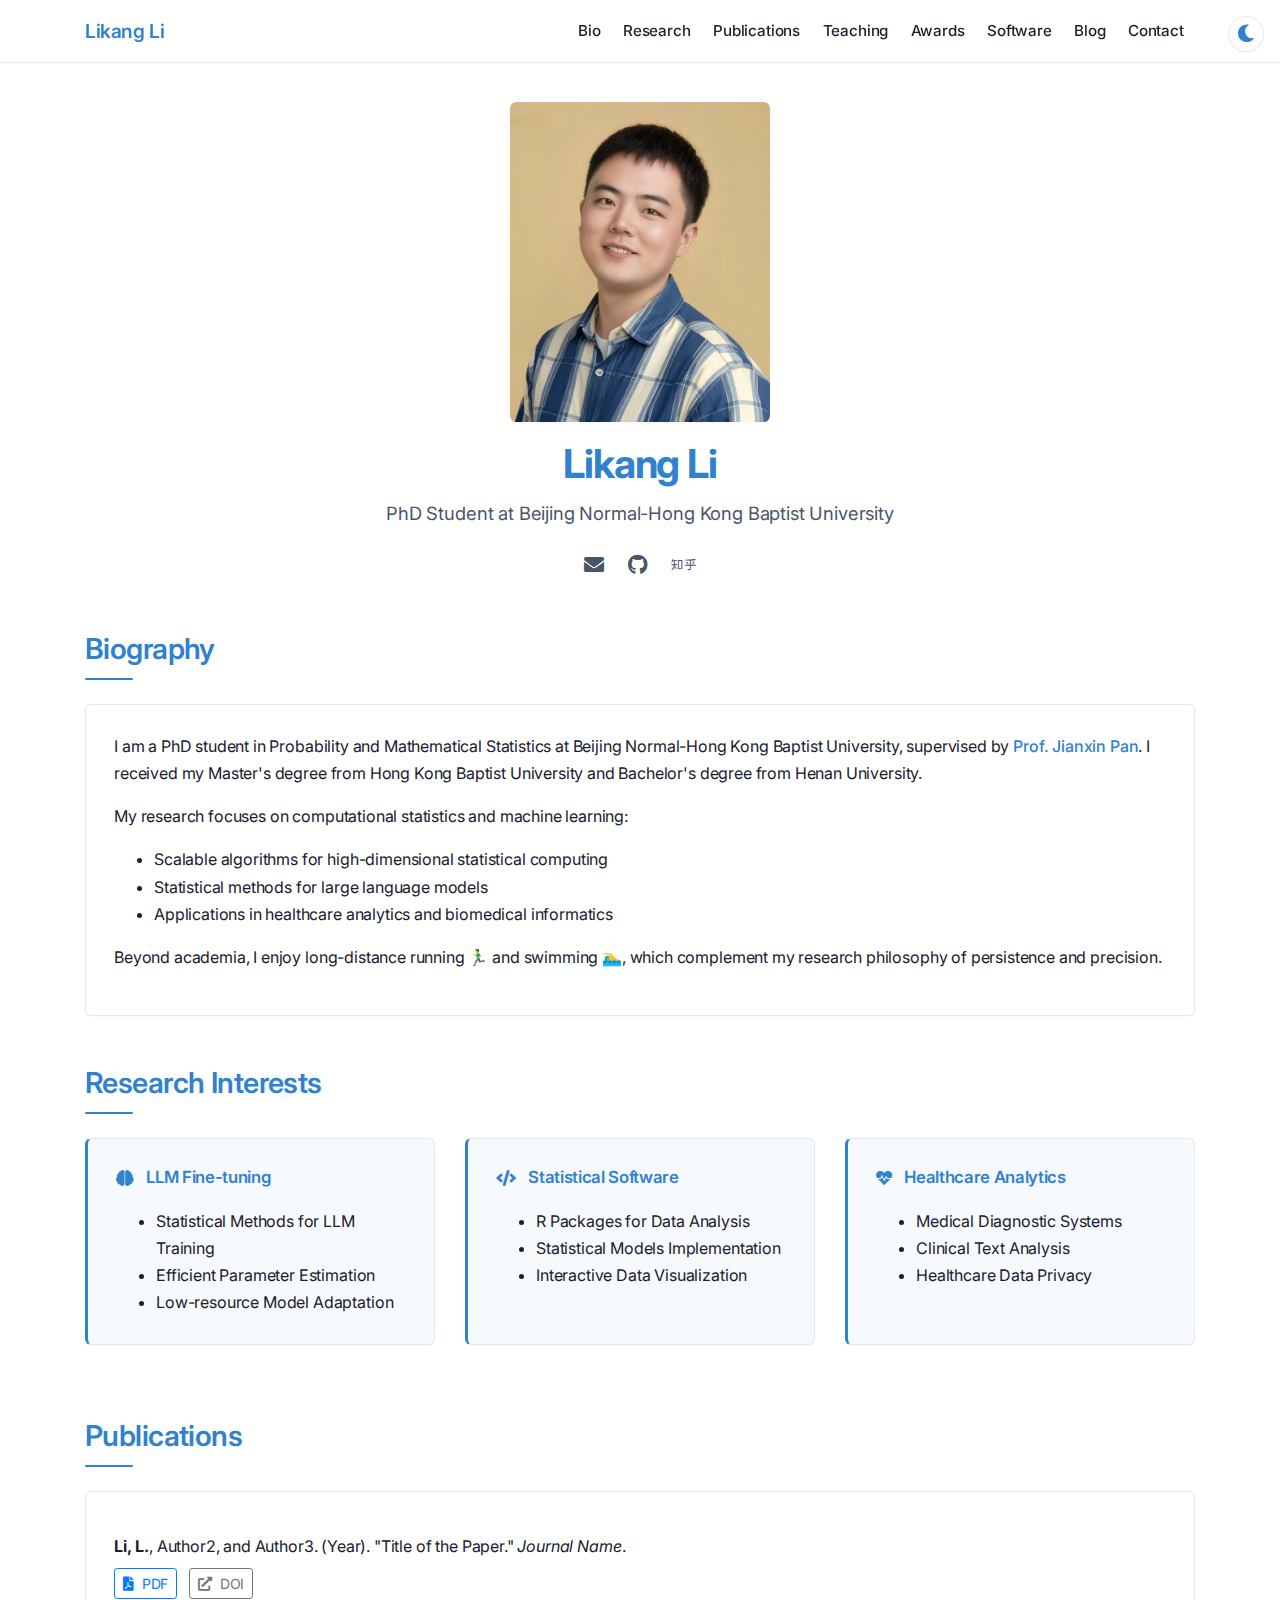
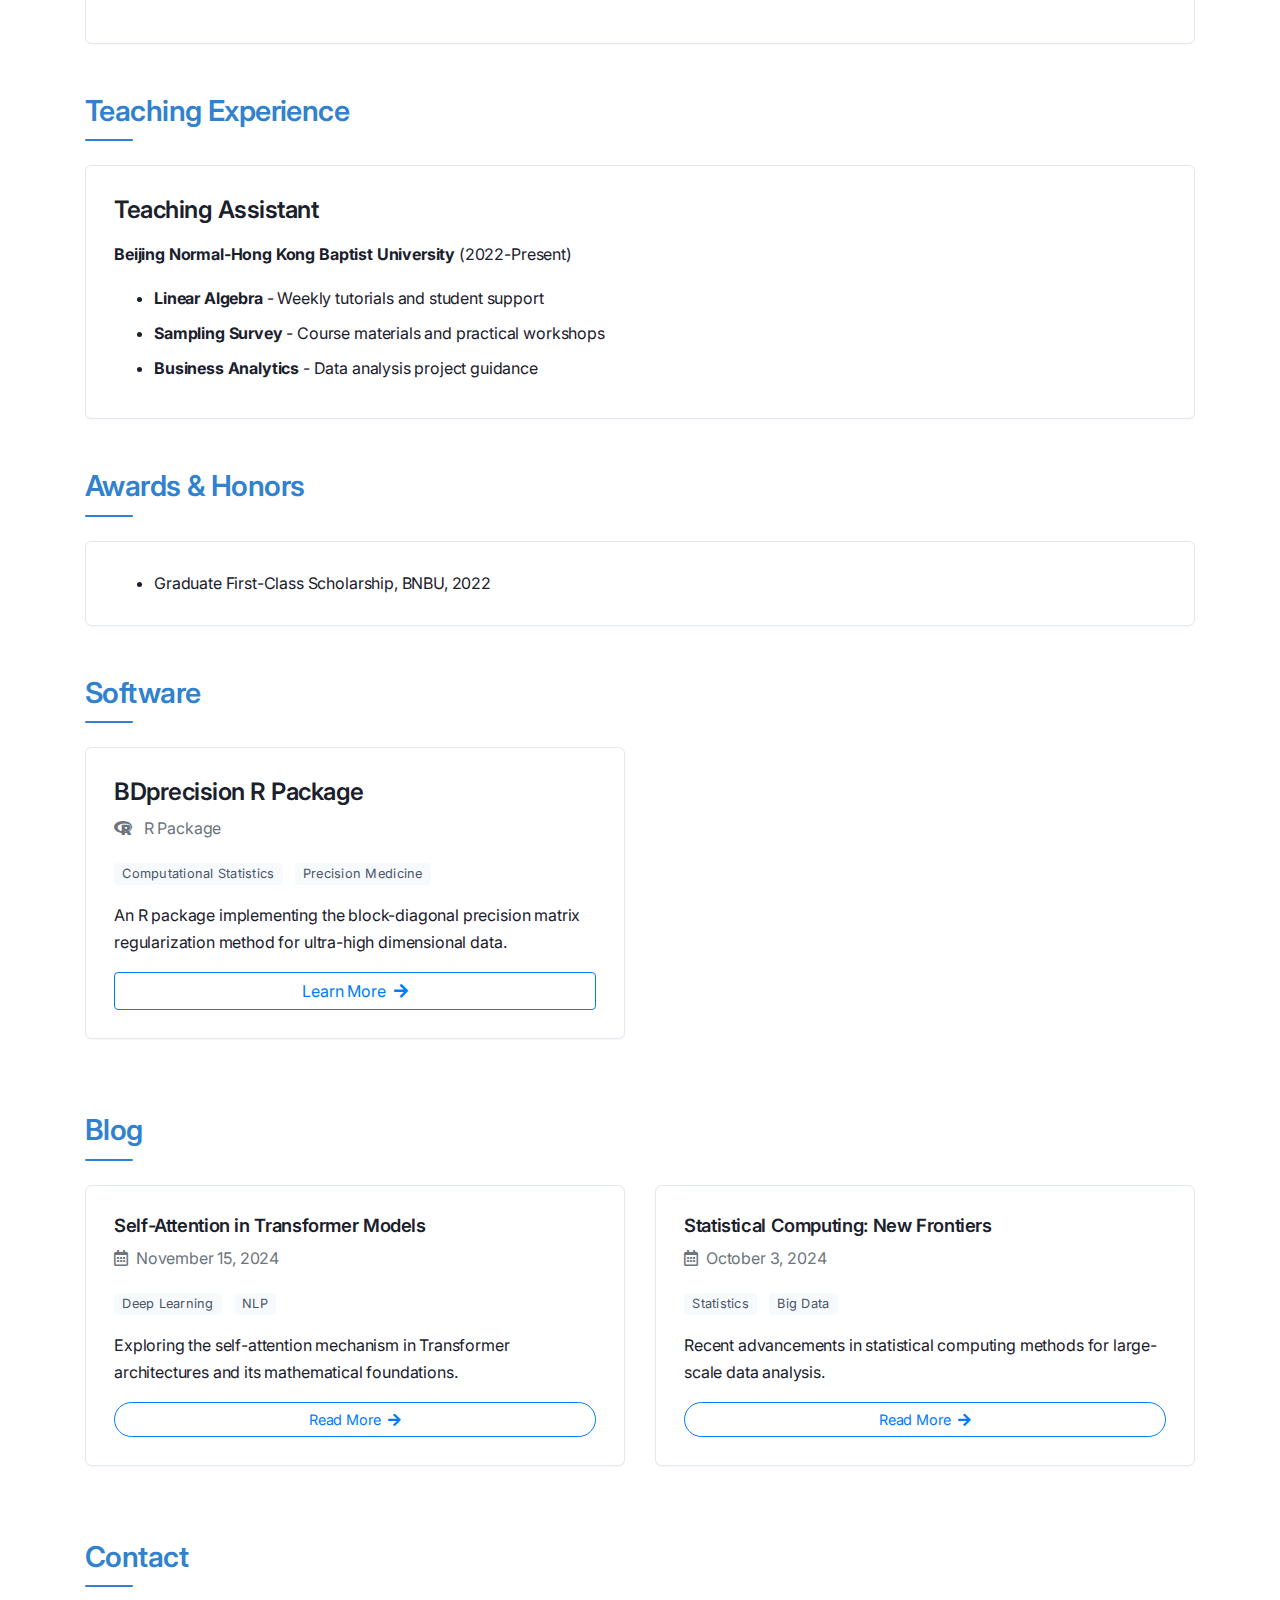
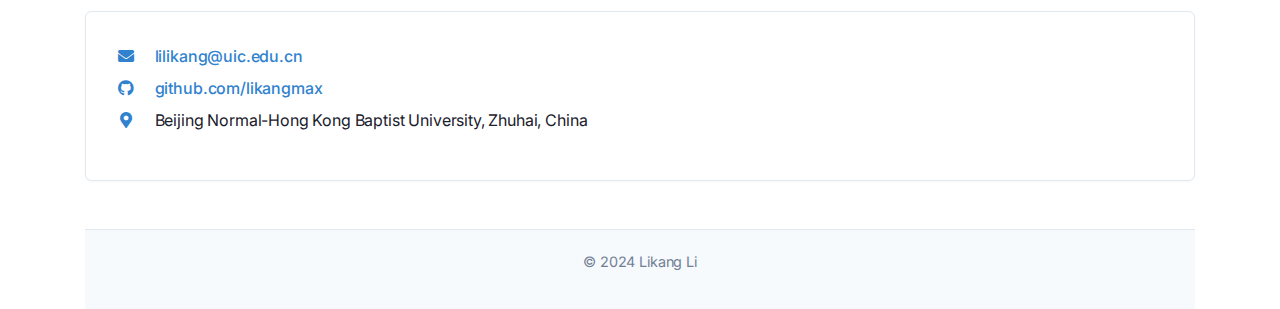
<file: index.html>
<!DOCTYPE html>
<html lang="en">
<head>
    <meta charset="UTF-8">
    <meta name="viewport" content="width=device-width, initial-scale=1.0">
    <meta name="theme-color" content="#2c5282">
    <title>Likang Li - Academic Homepage</title>
    <meta name="description" content="Likang Li's academic homepage - PhD student at Beijing Normal-Hong Kong Baptist University">
    
    <!-- 网站图标 -->
    <link rel="icon" href="pic/favicon.ico" sizes="any">
    <link rel="apple-touch-icon" href="pic/apple-touch-icon.png">
    <link rel="manifest" href="manifest.json">
    
    <!-- 直接加载关键CSS -->
    <link rel="stylesheet" href="https://cdn.jsdelivr.net/npm/bootstrap@4.6.0/dist/css/bootstrap.min.css">
    <link rel="stylesheet" href="https://cdnjs.cloudflare.com/ajax/libs/font-awesome/5.15.4/css/all.min.css">
    <link rel="stylesheet" href="https://fonts.googleapis.com/css2?family=Inter:wght@300;400;500;600;700&display=swap">
    <link rel="stylesheet" href="css/style.css">
    
    <!-- 结构化数据 - 提升SEO -->
    <script type="application/ld+json">
    {
        "@context": "https://schema.org",
        "@type": "Person",
        "name": "Likang Li",
        "jobTitle": "PhD Student",
        "affiliation": {
            "@type": "Organization",
            "name": "Beijing Normal-Hong Kong Baptist University"
        },
        "sameAs": [
            "https://www.zhihu.com/people/likang_li",
            "https://github.com/likangmax"
        ],
        "url": "https://likangmax.github.io"
    }
    </script>
</head>
<body>
    <!-- Navigation -->
    <nav class="navbar navbar-expand-lg navbar-light fixed-top" role="navigation" aria-label="Main navigation">
        <div class="container">
            <a class="navbar-brand" href="#">Likang Li</a>
            <button class="navbar-toggler" type="button" data-toggle="collapse" data-target="#navbarNav"
                aria-controls="navbarNav" aria-expanded="false" aria-label="Toggle navigation">
                <span class="navbar-toggler-icon"></span>
            </button>
            <div class="collapse navbar-collapse" id="navbarNav">
                <ul class="navbar-nav ml-auto">
                    <li class="nav-item"><a class="nav-link" href="#Bio">Bio</a></li>
                    <li class="nav-item"><a class="nav-link" href="#research">Research</a></li>
                    <li class="nav-item"><a class="nav-link" href="#publications">Publications</a></li>
                    <li class="nav-item"><a class="nav-link" href="#teaching">Teaching</a></li>
                    <li class="nav-item"><a class="nav-link" href="#awards">Awards</a></li>
                    <li class="nav-item"><a class="nav-link" href="#software">Software</a></li>
                    <li class="nav-item"><a class="nav-link" href="#blog">Blog</a></li>
                    <li class="nav-item"><a class="nav-link" href="#contact">Contact</a></li>
                </ul>
            </div>
        </div>
    </nav>
    
    <!-- Theme Switch -->
    <div class="theme-switch" id="theme-switch" aria-label="Switch theme">
        <i class="fas fa-moon" aria-hidden="true"></i>
    </div>
        
    <div class="container">
        <!-- Header -->
        <div class="header" data-aos role="banner">
            <div class="profile-img-container">
                <img src="pic/us.jpg" alt="Likang Li">
            </div>
            <h1>Likang Li</h1>
            <p>PhD Student at Beijing Normal-Hong Kong Baptist University</p>
            <div class="social-icons">
                <a href="mailto:lilikang@uic.edu.cn" aria-label="Email"><i class="fas fa-envelope" aria-hidden="true"></i></a>
                <a href="https://github.com/likangmax" target="_blank" rel="noopener" aria-label="GitHub"><i class="fab fa-github" aria-hidden="true"></i></a>
                <a href="https://www.zhihu.com/people/likang_li" target="_blank" rel="noopener" aria-label="Zhihu"><i class="fab fa-zhihu" aria-hidden="true"></i></a>
            </div>
        </div>
        
        <div class="content" role="main">
            <!-- Bio -->
            <div id="Bio" data-aos aria-labelledby="bio-heading">
                <h2 id="bio-heading">Biography</h2>
                <div class="card mb-4">
                    <div class="card-body">
                        <p>
                            I am a PhD student in Probability and Mathematical Statistics at Beijing Normal-Hong Kong Baptist University, supervised by 
                            <a href="https://fst.uic.edu.cn/en/faculty/faculty.htm#/jianxinpan/en" target="_blank" rel="noopener">Prof. Jianxin Pan</a>. 
                            I received my Master's degree from Hong Kong Baptist University and Bachelor's degree from Henan University.
                        </p>
                        <p>
                            My research focuses on computational statistics and machine learning:
                        </p>
                        <ul>
                            <li>Scalable algorithms for high-dimensional statistical computing</li>
                            <li>Statistical methods for large language models</li>
                            <li>Applications in healthcare analytics and biomedical informatics</li>
                        </ul>
                        <p>
                            Beyond academia, I enjoy long-distance running 🏃‍♂️ and swimming 🏊‍♂️, which complement my research philosophy of persistence and precision.
                        </p>
                    </div>
                </div>
            </div>
            
            <!-- Research Interests -->
            <div id="research" data-aos aria-labelledby="research-heading">
                <h2 id="research-heading">Research Interests</h2>
                <div class="row">
                    <div class="col-lg-4 col-md-6 mb-4">
                        <div class="card interest-card h-100">
                            <div class="card-body">
                                <h5><i class="fas fa-brain" aria-hidden="true"></i>LLM Fine-tuning</h5>
                                <ul class="mb-0">
                                    <li>Statistical Methods for LLM Training</li>
                                    <li>Efficient Parameter Estimation</li>
                                    <li>Low-resource Model Adaptation</li>
                                </ul>
                            </div>
                        </div>
                    </div>
                    <div class="col-lg-4 col-md-6 mb-4">
                        <div class="card interest-card h-100">
                            <div class="card-body">
                                <h5><i class="fas fa-code" aria-hidden="true"></i>Statistical Software</h5>
                                <ul class="mb-0">
                                    <li>R Packages for Data Analysis</li>
                                    <li>Statistical Models Implementation</li>
                                    <li>Interactive Data Visualization</li>
                                </ul>
                            </div>
                        </div>
                    </div>
                    <div class="col-lg-4 col-md-6 mb-4">
                        <div class="card interest-card h-100">
                            <div class="card-body">
                                <h5><i class="fas fa-heartbeat" aria-hidden="true"></i>Healthcare Analytics</h5>
                                <ul class="mb-0">
                                    <li>Medical Diagnostic Systems</li>
                                    <li>Clinical Text Analysis</li>
                                    <li>Healthcare Data Privacy</li>
                                </ul>
                            </div>
                        </div>
                    </div>
                </div>
            </div>
            
            <!-- Publications -->
            <div id="publications" data-aos aria-labelledby="publications-heading">
                <h2 id="publications-heading">Publications</h2>
                <div class="card mb-4">
                    <div class="card-body">
                        <ul class="mb-0 list-unstyled">
                            <li class="mb-3 publication-entry">
                                <strong>Li, L.</strong>, Author2, and Author3. (Year). "Title of the Paper." <em>Journal Name</em>. 
                                <div class="mt-2">
                                    <a href="#" class="btn btn-sm btn-outline-primary mr-2"><i class="fas fa-file-pdf mr-1" aria-hidden="true"></i> PDF</a>
                                    <a href="#" class="btn btn-sm btn-outline-secondary"><i class="fas fa-external-link-alt mr-1" aria-hidden="true"></i> DOI</a>
                                </div>
                            </li>
                        </ul>
                    </div>
                </div>
            </div>
            
            <!-- Teaching -->
            <div id="teaching" data-aos aria-labelledby="teaching-heading">
                <h2 id="teaching-heading">Teaching Experience</h2>
                <div class="card mb-4">
                    <div class="card-body">
                        <h4 class="mb-3">Teaching Assistant</h4>
                        <p><strong>Beijing Normal-Hong Kong Baptist University</strong> (2022-Present)</p>
                        <ul class="mb-0">
                            <li class="mb-2"><strong>Linear Algebra</strong> - Weekly tutorials and student support</li>
                            <li class="mb-2"><strong>Sampling Survey</strong> - Course materials and practical workshops</li>
                            <li class="mb-2"><strong>Business Analytics</strong> - Data analysis project guidance</li>
                        </ul>
                    </div>
                </div>
            </div>
            
            <!-- Awards -->
            <div id="awards" data-aos aria-labelledby="awards-heading">
                <h2 id="awards-heading">Awards & Honors</h2>
                <div class="card mb-4">
                    <div class="card-body">
                        <ul class="mb-0">
                            <li>Graduate First-Class Scholarship, BNBU, 2022</li>
                        </ul>
                    </div>
                </div>
            </div>
            
            <!-- Software Section -->
            <div id="software" data-aos aria-labelledby="software-heading">
                <h2 id="software-heading">Software</h2>
                <div class="row">
                    <div class="col-md-6 mb-4">
                        <article class="card h-100">
                            <div class="card-body d-flex flex-column">
                                <h4 class="mb-2">BDprecision R Package</h4>
                                <p class="text-muted mb-3"><i class="fab fa-r-project mr-2" aria-hidden="true"></i> R Package</p>
                                <div class="mb-3">
                                    <span class="badge badge-light mr-2">Computational Statistics</span>
                                    <span class="badge badge-light">Precision Medicine</span>
                                </div>
                                <p>An R package implementing the block-diagonal precision matrix regularization method for ultra-high dimensional data.</p>
                                <a href="software/bdprecision.html" class="btn btn-outline-primary mt-auto">
                                    Learn More <i class="fas fa-arrow-right ml-1" aria-hidden="true"></i>
                                </a>
                            </div>
                        </article>
                    </div>
                    <!-- Add more software entries here if needed -->
                </div>
            </div>
            
            <!-- Blog -->
            <div id="blog" data-aos aria-labelledby="blog-heading">
                <h2 id="blog-heading">Blog</h2>
                <div class="row">
                    <div class="col-md-6 mb-4">
                        <article class="card h-100">
                            <div class="card-body d-flex flex-column">
                                <h4 class="mb-2">Self-Attention in Transformer Models</h4>
                                <p class="text-muted mb-3"><i class="far fa-calendar-alt mr-2" aria-hidden="true"></i><time datetime="2024-11-15">November 15, 2024</time></p>
                                <div class="mb-3">
                                    <span class="badge badge-light mr-2">Deep Learning</span>
                                    <span class="badge badge-light">NLP</span>
                                </div>
                                <p>Exploring the self-attention mechanism in Transformer architectures and its mathematical foundations.</p>
                                <a href="https://zhuanlan.zhihu.com/p/7126603608" target="_blank" rel="noopener" class="btn btn-outline-primary mt-auto" aria-label="Read more about Self-Attention in Transformer Models">
                                    Read More <i class="fas fa-arrow-right ml-1" aria-hidden="true"></i>
                                </a>
                            </div>
                        </article>
                    </div>
                    <div class="col-md-6 mb-4">
                        <article class="card h-100">
                            <div class="card-body d-flex flex-column">
                                <h4 class="mb-2">Statistical Computing: New Frontiers</h4>
                                <p class="text-muted mb-3"><i class="far fa-calendar-alt mr-2" aria-hidden="true"></i><time datetime="2024-10-03">October 3, 2024</time></p>
                                <div class="mb-3">
                                    <span class="badge badge-light mr-2">Statistics</span>
                                    <span class="badge badge-light">Big Data</span>
                                </div>
                                <p>Recent advancements in statistical computing methods for large-scale data analysis.</p>
                                <a href="blog/blog01.html" target="_blank" rel="noopener" class="btn btn-outline-primary mt-auto" aria-label="Read more about Statistical Computing: New Frontiers">
                                    Read More <i class="fas fa-arrow-right ml-1" aria-hidden="true"></i>
                                </a>
                            </div>
                        </article>
                    </div>
                </div>
            </div>
            
            <!-- Contact -->
            <div id="contact" data-aos aria-labelledby="contact-heading">
                <h2 id="contact-heading">Contact</h2>
                <div class="card mb-4">
                    <div class="card-body">
                        <p class="contact-info">
                            <i class="fas fa-envelope" aria-hidden="true"></i> <a href="mailto:lilikang@uic.edu.cn">lilikang@uic.edu.cn</a><br>
                            <i class="fab fa-github" aria-hidden="true"></i> <a href="https://github.com/likangmax" target="_blank" rel="noopener">github.com/likangmax</a><br>
                            <i class="fas fa-map-marker-alt" aria-hidden="true"></i> Beijing Normal-Hong Kong Baptist University, Zhuhai, China
                        </p>
                    </div>
                </div>
            </div>
        </div>
        
        <div class="footer" role="contentinfo">
            <p>&copy; 2024 Likang Li</p>
        </div>
    </div>
    
    <!-- Back to Top Button -->
    <button id="back-to-top" class="back-to-top" aria-label="Back to top">
        <i class="fas fa-arrow-up" aria-hidden="true"></i>
    </button>
    
    <!-- Scripts - 放在页面底部提高加载速度 -->
    <script src="https://code.jquery.com/jquery-3.6.0.slim.min.js"></script>
    <script src="https://cdn.jsdelivr.net/npm/bootstrap@4.6.0/dist/js/bootstrap.bundle.min.js"></script>
    <script src="js/main.js"></script>
</body>
</html>
</file>
<file: css/style.css>
/* Modern color palette with professional tones */
:root {
    /* 优化简约配色方案 */
    --primary: #3182ce;
    --primary-dark: #2c5282;
    --primary-light: #63b3ed;
    --accent: #805ad5;
    
    /* 精简文本和背景色 */
    --text: #1a202c;
    --text-light: #4a5568;
    --text-muted: #718096;
    --bg: #ffffff;
    --bg-card: #ffffff;
    --bg-alt: #f7fafc;
    
    /* 简化阴影 */
    --border: #e2e8f0;
    --shadow-sm: 0 1px 2px rgba(0,0,0,0.03);
    --shadow: 0 2px 4px rgba(0,0,0,0.03);
    --shadow-lg: 0 4px 8px rgba(0,0,0,0.05);
    --radius: 0.4rem;
    --transition: all 0.2s ease;
    
    /* 字体设置 */
    --font-sans: 'Inter', -apple-system, BlinkMacSystemFont, system-ui, sans-serif;
}

/* Dark mode theme */
[data-theme="dark"] {
    --primary: #63b3ed;
    --primary-dark: #2b6cb0;
    --primary-light: #90cdf4;
    --accent: #9f7aea;
    
    /* 改进深色主题对比度 */
    --text: #f7fafc;
    --text-light: #e2e8f0;
    --text-muted: #a0aec0;
    --bg: #1a202c;
    --bg-card: #2d3748;
    --bg-alt: #2d3748;
    
    /* 简化深色主题阴影 */
    --border: #4a5568;
    --shadow-sm: 0 1px 2px rgba(0,0,0,0.2);
    --shadow: 0 2px 4px rgba(0,0,0,0.2);
    --shadow-lg: 0 4px 6px rgba(0,0,0,0.2);
}

/* Base styles - improved typography */
html {
    scroll-behavior: smooth;
    scroll-padding-top: 80px;
}

body {
    font-family: var(--font-sans);
    background: var(--bg);
    color: var(--text);
    line-height: 1.7;
    transition: var(--transition);
    padding-top: 70px; /* 减小顶部导航栏空间 */
    font-weight: 400;
    letter-spacing: -0.01em;
}

/* Typography refinements */
h1, h2, h3, h4, h5, h6 {
    font-weight: 600;
    letter-spacing: -0.02em;
    line-height: 1.3;
    color: var(--text);
    margin-bottom: 1rem;
}

/* Navigation - simplified */
.navbar {
    background: var(--bg);
    box-shadow: var(--shadow-sm);
    border-bottom: 1px solid var(--border);
    transition: var(--transition);
    padding: 0.6rem 1rem;
}

.navbar-brand {
    font-weight: 600;
    color: var(--primary) !important;
    letter-spacing: -0.02em;
    font-size: 1.2rem;
}

.navbar-nav .nav-link {
    color: var(--text) !important;
    font-weight: 500;
    padding: 0.5rem 0.8rem;
    transition: var(--transition);
    border-radius: var(--radius);
    margin: 0 0.2rem;
    font-size: 0.95rem;
}

.navbar-nav .nav-link:hover {
    color: var(--primary) !important;
    background: var(--bg-alt);
    transform: none;
}

/* Header section - simplified */
.header {
    text-align: center;
    margin-bottom: 3rem;
    padding-top: 2rem;
}

.header h1 {
    font-size: 2.5rem;
    margin: 1rem 0 0.5rem;
    color: var(--primary);
    font-weight: 700;
    letter-spacing: -0.03em;
}

.header p {
    font-size: 1.15rem;
    color: var(--text-light);
    margin-bottom: 1.2rem;
    font-weight: 400;
}

/* 简化图片容器 */
.profile-img-container {
    width: 260px;
    height: 320px;
    margin: 0 auto;
    position: relative;
    overflow: hidden;
    border-radius: var(--radius);
    box-shadow: var(--shadow);
}

.profile-img-container img {
    width: 100%;
    height: 100%;
    object-fit: cover;
    object-position: center top;
    display: block;
    transition: var(--transition);
}

.profile-img-container img:hover {
    transform: scale(1.02);
}

/* Content sections - simplified */
.content h2 {
    margin-top: 3rem;
    margin-bottom: 1.5rem;
    font-size: 1.8rem;
    color: var(--primary);
    position: relative;
    padding-bottom: 0.75rem;
    font-weight: 600;
}

.content h2::after {
    content: '';
    position: absolute;
    bottom: 0;
    left: 0;
    width: 3rem;
    height: 2px;
    background: var(--primary);
    border-radius: 1px;
}

/* Cards - minimal design */
.card {
    background: var(--bg-card);
    border: 1px solid var(--border);
    border-radius: var(--radius);
    box-shadow: var(--shadow-sm);
    transition: var(--transition);
    overflow: hidden;
    height: 100%;
}

.card:hover {
    transform: translateY(-3px);
    box-shadow: var(--shadow);
    border-color: var(--border);
}

.card-body {
    padding: 1.75rem;
}

/* Research interests cards - simplified */
.interest-card {
    border-left: 3px solid var(--primary);
    transition: var(--transition);
    background-color: var(--bg-alt);
}

.interest-card:hover {
    border-left-color: var(--accent);
    transform: translateY(-3px);
}

.interest-card h5 {
    color: var(--primary);
    font-weight: 600;
    display: flex;
    align-items: center;
    margin-bottom: 1.2rem;
    font-size: 1.05rem;
}

.interest-card h5 i {
    margin-right: 0.8rem;
    color: var(--primary);
    font-size: 1rem;
}

/* Links */
a {
    color: var(--primary);
    text-decoration: none;
    transition: var(--transition);
    font-weight: 500;
}

a:hover {
    color: var(--primary-light);
    text-decoration: none;
}

.publication-entry:last-child {
    padding-bottom: 1.2rem;
}

/* Footer */
.footer {
    margin-top: 3rem;
    padding: 1.2rem 0;
    background: var(--bg-alt);
    color: var(--text-muted);
    border-top: 1px solid var(--border);
    text-align: center;
    font-size: 0.9rem;
}

/* Theme switch */
.theme-switch {
    position: fixed;
    top: 1rem;
    right: 1rem;
    z-index: 1031;
    width: 2.25rem;
    height: 2.25rem;
    display: flex;
    align-items: center;
    justify-content: center;
    border-radius: 50%;
    background: var(--bg-card);
    box-shadow: var(--shadow-sm);
    border: 1px solid var(--border);
    cursor: pointer;
    transition: var(--transition);
}

.theme-switch:hover {
    transform: scale(1.05);
}

.theme-switch i {
    color: var(--primary);
    font-size: 1.1rem;
}

/* Back to top button */
.back-to-top {
    position: fixed;
    bottom: 1.5rem;
    right: 1.5rem;
    width: 2.5rem;
    height: 2.5rem;
    border-radius: 50%;
    background: var(--primary);
    color: white;
    display: flex;
    align-items: center;
    justify-content: center;
    cursor: pointer;
    opacity: 0;
    visibility: hidden;
    transition: var(--transition);
    z-index: 1000;
    border: none;
    box-shadow: var(--shadow);
}

.back-to-top.visible {
    opacity: 0.8;
    visibility: visible;
}

.back-to-top:hover {
    opacity: 1;
    transform: translateY(-2px);
}

/* Loading spinner */
.loader {
    display: none;
}

.spinner {
    display: none;
}

/* Social icons - simplified */
.social-icons {
    display: flex;
    justify-content: center;
    gap: 1.5rem;
    margin: 1.2rem 0;
}

.social-icons a {
    color: var(--text-light);
    font-size: 1.25rem;
    transition: var(--transition);
}

.social-icons a:hover {
    color: var(--primary);
    transform: translateY(-3px);
}

/* Contact info - simplified */
.contact-info {
    line-height: 2;
    font-size: 1rem;
}

.contact-info i {
    width: 1.5rem;
    text-align: center;
    margin-right: 0.8rem;
    color: var(--primary);
}

/* Animations - This rule overrides AOS functionality, remove it */
/*
[data-aos] {
    opacity: 1 !important;
    transform: none !important;
    transition: none !important;
}
*/

/* Publication styling */
.publication-entry {
    padding: 0.8rem 0;
    border-bottom: 1px solid var(--border);
    transition: var(--transition);
}

.publication-entry:hover {
    background-color: var(--bg-alt);
    padding-left: 0.8rem;
    border-radius: var(--radius);
}

.publication-entry:last-child {
    border-bottom: none;
    padding-bottom: 0;
}

/* Blog card enhancement */
#blog .card h4 {
    font-weight: 600;
    font-size: 1.15rem;
    margin-bottom: 0.5rem;
    transition: var(--transition);
}

#blog .card:hover h4 {
    color: var(--primary);
}

#blog .btn {
    transition: var(--transition);
    border-radius: 1.5rem;
    padding: 0.35rem 1rem;
    font-size: 0.9rem;
}

#blog .btn:hover {
    transform: translateX(3px);
}

/* Responsive adjustments */
@media (max-width: 991.98px) {
    .theme-switch {
        top: 0.85rem;
        right: 4.5rem;
    }
    
    .content h2 {
        font-size: 1.6rem;
    }
}

@media (max-width: 767.98px) {
    body {
        padding-top: 65px;
    }
    
    .header h1 {
        font-size: 1.9rem;
    }
    
    .header p {
        font-size: 1.05rem;
    }
    
    .content h2 {
        font-size: 1.5rem;
        margin-top: 2.5rem;
    }
    
    .profile-img-container {
        width: 200px;
        height: 250px;
    }
    
    .card-body {
        padding: 1.5rem;
    }
    
    .social-icons {
        gap: 1.3rem;
    }
    
    .interest-card h5 {
        font-size: 1rem;
    }
}

@media (max-width: 575.98px) {
    .header h1 {
        font-size: 1.7rem;
        margin-top: 0.8rem;
    }
    
    .header p {
        font-size: 1rem;
        margin-bottom: 1rem;
    }
    
    .interest-card h5 {
        font-size: 0.95rem;
    }
    
    .card-body {
        padding: 1.25rem;
    }
    
    .profile-img-container {
        width: 180px;
        height: 220px;
    }
    
    .content h2 {
        font-size: 1.4rem;
        margin-top: 2.25rem;
        margin-bottom: 1.25rem;
    }
    
    .content h2::after {
        width: 2.5rem;
    }
    
    #blog .card h4 {
        font-size: 1.1rem;
    }
}

/* 打印样式优化 */
@media print {
    .back-to-top, .theme-switch, .footer {
        display: none !important;
    }
    
    a {
        text-decoration: underline;
    }
    
    .card {
        box-shadow: none;
        border: 1px solid #ddd;
    }
}

/* 优化其他动画效果 */
.card, .interest-card, .social-icons a, .back-to-top {
    transition: transform 0.2s ease, box-shadow 0.2s ease;
}

/* 简化徽章样式 */
.badge {
    font-weight: 400;
    padding: 0.35em 0.65em;
    font-size: 80%;
    border-radius: 0.25rem;
    letter-spacing: 0.02em;
}

.badge-light {
    background-color: var(--bg-alt);
    color: var(--text-light);
}

[data-theme="dark"] .badge-light {
    background-color: rgba(255,255,255,0.1);
    color: var(--text-light);
}

/* Additional AOS animation style for when class is added */
[data-aos].aos-animate {
    opacity: 1 !important; /* Ensure it becomes visible */
    transform: none !important; /* Ensure it's in the final position */
}
</file>
